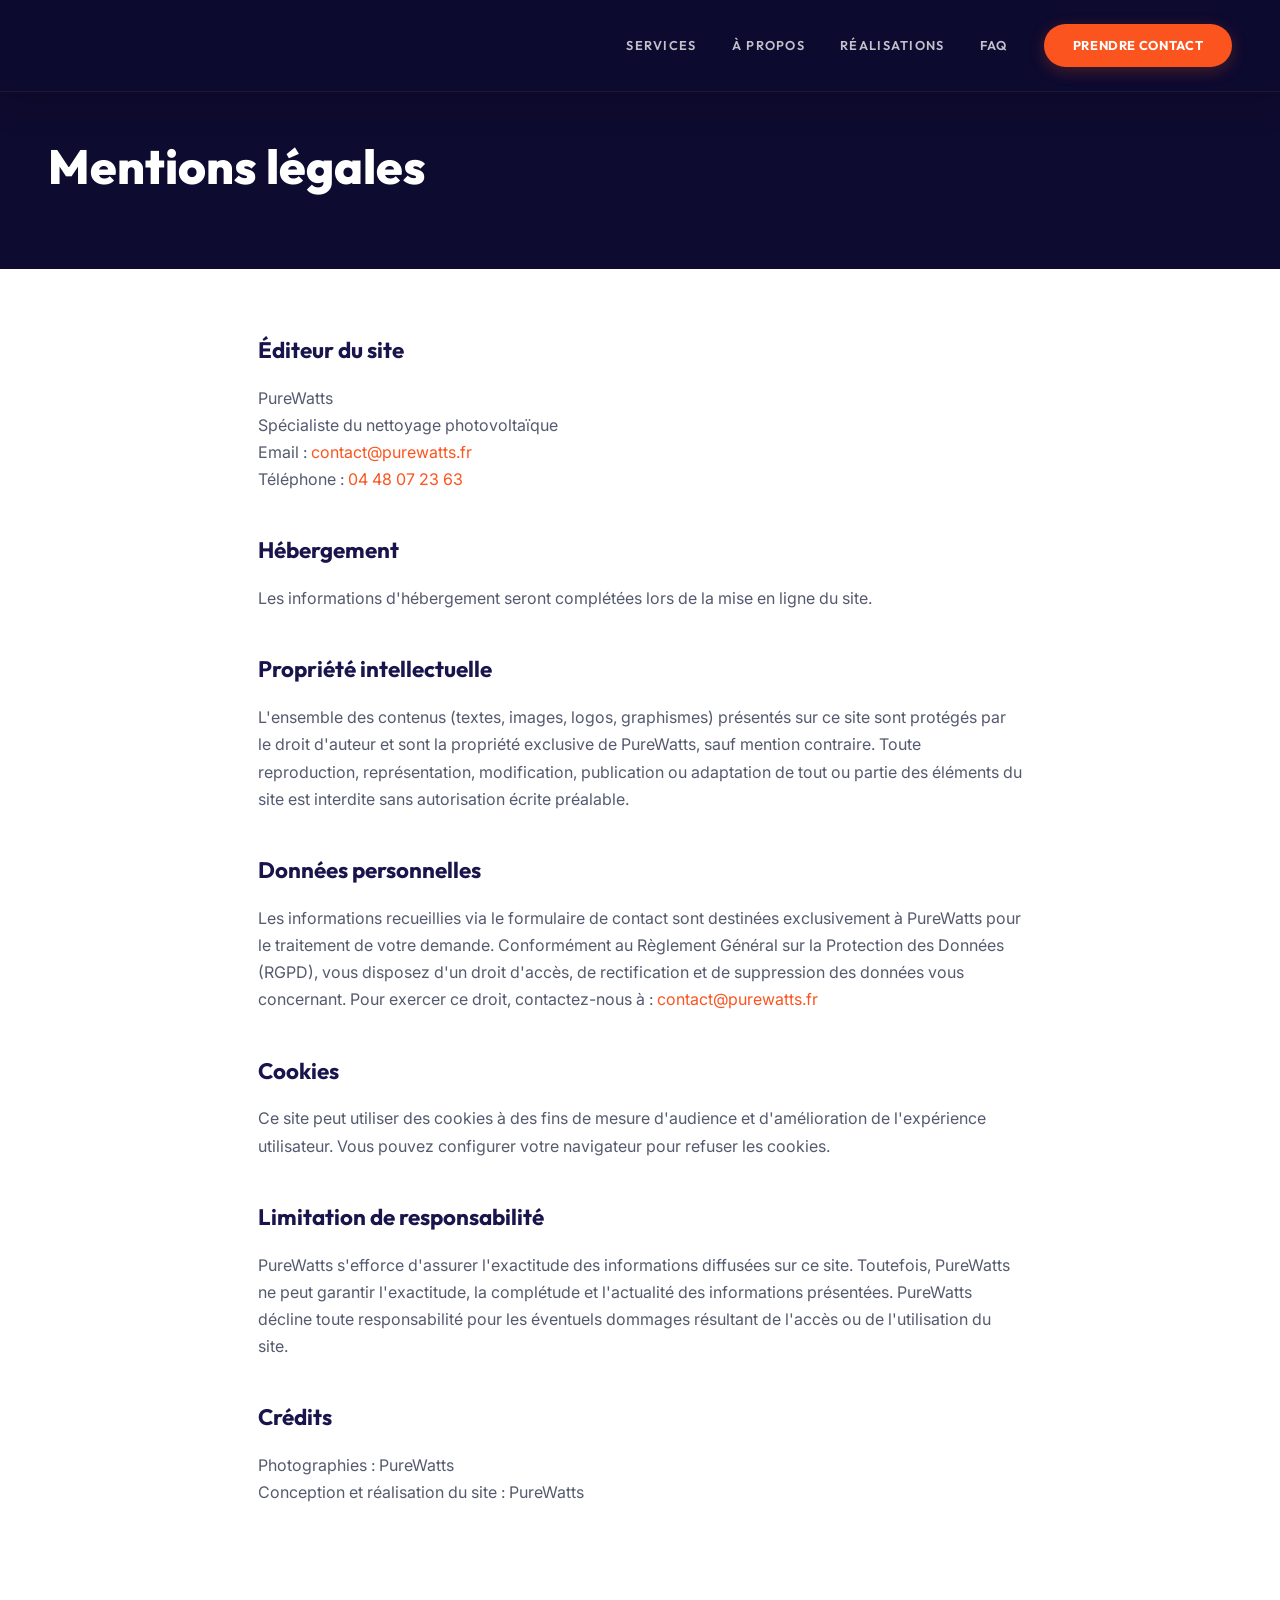
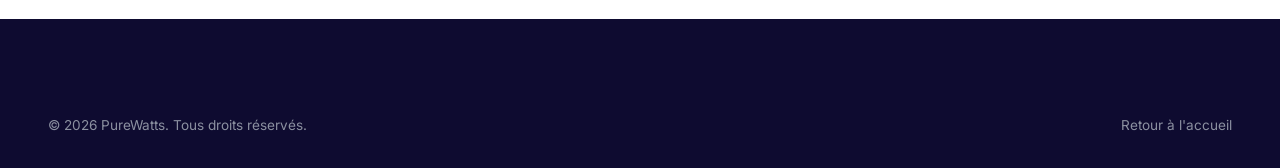
<file: mentions-legales.html>
<!DOCTYPE html>
<html lang="fr">
<head>
    <meta charset="UTF-8">
    <meta name="viewport" content="width=device-width, initial-scale=1.0">
    <title>Mentions légales | PureWatts</title>
    <link rel="preconnect" href="https://fonts.googleapis.com">
    <link rel="preconnect" href="https://fonts.gstatic.com" crossorigin>
    <link href="https://fonts.googleapis.com/css2?family=Inter:wght@300;400;500;600;700&family=Outfit:wght@400;500;600;700;800;900&display=swap" rel="stylesheet">
    <link rel="stylesheet" href="assets/css/style.css">
    <style>
        .legal-hero { background: var(--navy-deep); padding: 8rem 0 4rem; color: var(--white); }
        .legal-hero h1 { font-family: var(--font-heading); font-size: clamp(2rem, 4vw, 3rem); font-weight: 800; }
        .legal-content { padding: 4rem 0 6rem; }
        .legal-content h2 { font-family: var(--font-heading); font-size: 1.4rem; font-weight: 700; color: var(--navy); margin: 2.5rem 0 1rem; }
        .legal-content h2:first-of-type { margin-top: 0; }
        .legal-content p { color: var(--text-muted); line-height: 1.7; margin-bottom: 1rem; }
        .legal-content a { color: var(--orange); }
        .legal-content a:hover { text-decoration: underline; }
    </style>
</head>
<body>
    <nav class="navbar scrolled" id="navbar">
        <div class="nav-inner">
            <a href="index.html" class="nav-logo">
                <svg width="160" height="40" viewBox="0 0 2500 600" xmlns="http://www.w3.org/2000/svg">
                    <g transform="matrix(4.166667,0,0,4.166667,0,0)">
                        <g transform="matrix(1,0,0,1,291.2968,328.3406)">
                            <path d="M0,14.184L-0.269,18.318L-0.309,18.993L-5.127,99.678C-5.176,99.67 -5.232,99.67 -5.281,99.662C-5.786,99.588 -6.282,99.507 -6.779,99.426C-7.275,99.344 -7.771,99.255 -8.26,99.157C-8.569,99.1 -8.878,99.035 -9.187,98.97C-9.48,98.913 -9.773,98.848 -10.058,98.783C-10.319,98.718 -10.579,98.661 -10.839,98.588C-12.345,98.221 -13.785,97.79 -15.136,97.277C-15.152,97.269 -15.169,97.269 -15.185,97.261C-18.676,96.293 -22.102,95.113 -25.471,93.721C-36.514,89.156 -46.441,82.508 -54.986,73.963C-72.173,56.785 -81.637,33.934 -81.637,9.635C-81.637,-14.664 -72.173,-37.506 -54.986,-54.693L-24.185,-85.494L-35.456,18.318L-36.172,24.616L0,14.184Z" style="fill:#0EAAFF;fill-rule:nonzero;"/>
                        </g>
                        <g transform="matrix(1,0,0,1,351.0515,364.4168)">
                            <path d="M0,-89.223L-42.063,31.564L-46.922,45.544L-53.384,65.239L-53.595,65.239L-48.443,-7.676L-46.466,-38.436L-46.905,-38.314L-72.604,-30.892L-81.734,-28.264L-80.937,-35.27L-69.805,-135.705L-51.047,-154.462L-30.418,-133.834L-36.448,-78.099L-24.779,-81.655L0,-89.223Z" style="fill:#FB541F;fill-rule:nonzero;"/>
                        </g>
                        <g transform="matrix(1,0,0,1,310.4121,274.7074)">
                            <path d="M0,153.775L2.832,146.199L53.375,-1.174C54.246,-0.222 55.173,0.812 56.133,1.927C56.207,2 56.272,2.073 56.329,2.146C58.241,4.352 60.308,6.866 62.497,9.706C62.578,9.804 62.652,9.902 62.725,10.007C62.741,10.032 62.757,10.056 62.774,10.081C62.798,10.105 62.814,10.121 62.823,10.146C73.93,25.518 79.928,43.933 79.928,63.268C79.928,87.567 70.464,110.41 53.277,127.596C43.642,137.239 32.409,144.69 19.62,148.949C1.608,154.949 2.612,153.319 0,153.775C-0.354,154.118 0,153.775 0,153.775" style="fill:#0EAAFF;fill-rule:nonzero;"/>
                        </g>
                        <g transform="matrix(1,0,0,1,351.2712,249.9344)">
                            <path d="M0,11.287L-22.533,19.311L-19.319,-8.024L-17.284,-5.989L-15.779,-4.492L0,11.287Z" style="fill:#0EAAFF;fill-rule:nonzero;"/>
                        </g>
                        <g transform="matrix(1,0,0,1,70.4993,543.7182)">
                            <path d="M0,-59.159C3.293,-59.159 6.263,-58.402 8.828,-56.909C11.419,-55.4 13.417,-53.335 14.936,-50.596C16.45,-47.863 17.217,-44.565 17.217,-40.792C17.217,-37.084 16.445,-33.778 14.922,-30.965C13.399,-28.15 11.398,-26.031 8.806,-24.488C6.247,-22.967 3.284,-22.196 0,-22.196C-3.21,-22.196 -6.134,-22.968 -8.692,-24.49C-11.283,-26.03 -13.284,-28.148 -14.808,-30.965C-16.33,-33.776 -17.102,-37.082 -17.102,-40.792C-17.102,-44.491 -16.335,-47.75 -14.822,-50.48C-13.319,-53.191 -11.256,-55.34 -8.691,-56.865C-6.132,-58.387 -3.208,-59.159 0,-59.159M21.213,-62.562L21.213,-62.563C18.647,-65.298 15.607,-67.426 12.177,-68.886C8.761,-70.336 5.012,-71.072 1.035,-71.072C-3.088,-71.072 -6.946,-70.339 -10.43,-68.895C-13.006,-67.826 -15.362,-66.399 -17.45,-64.645C-17.494,-66.627 -18.018,-68.095 -19.049,-69.13C-20.126,-70.205 -21.682,-70.727 -23.806,-70.727C-25.087,-70.727 -26.143,-70.527 -27.035,-70.116C-28.23,-69.565 -29.106,-68.634 -29.569,-67.425C-29.892,-66.583 -30.05,-65.545 -30.05,-64.253L-30.05,5.554C-30.05,6.833 -29.849,7.89 -29.437,8.783C-28.918,9.91 -28.048,10.781 -26.921,11.302C-26.028,11.713 -24.971,11.913 -23.691,11.913C-22.414,11.913 -21.356,11.712 -20.456,11.299C-19.245,10.738 -18.362,9.765 -17.901,8.48C-17.595,7.616 -17.447,6.621 -17.447,5.439L-17.447,-16.737C-15.36,-14.962 -13.004,-13.526 -10.429,-12.459C-6.944,-11.015 -3.087,-10.283 1.035,-10.283C5.013,-10.283 8.762,-11.019 12.178,-12.47C15.6,-13.924 18.634,-16.026 21.196,-18.718C23.746,-21.394 25.767,-24.615 27.205,-28.291C28.635,-31.95 29.36,-36.04 29.36,-40.448C29.36,-44.922 28.637,-49.083 27.213,-52.814C25.779,-56.564 23.76,-59.844 21.213,-62.562" style="fill:white;fill-rule:nonzero;"/>
                        </g>
                        <g transform="matrix(1,0,0,1,157.1313,533.1284)">
                            <path d="M0,-59.485C-0.876,-59.924 -1.903,-60.137 -3.14,-60.137C-4.35,-60.137 -5.349,-59.98 -6.195,-59.656C-7.461,-59.17 -8.422,-58.21 -8.901,-56.954C-9.226,-56.113 -9.384,-55.111 -9.384,-53.893L-9.384,-26.753C-9.384,-23.565 -10.008,-20.747 -11.24,-18.378C-12.444,-16.064 -14.104,-14.325 -16.313,-13.062C-18.539,-11.791 -21.304,-11.146 -24.531,-11.146C-27.642,-11.146 -30.22,-11.771 -32.19,-13.003C-34.155,-14.231 -35.593,-15.931 -36.587,-18.203C-37.646,-20.615 -38.182,-23.492 -38.182,-26.753L-38.182,-53.779C-38.182,-54.987 -38.34,-55.988 -38.666,-56.838C-39.132,-58.046 -40.008,-58.976 -41.2,-59.527C-42.094,-59.937 -43.149,-60.137 -44.426,-60.137C-45.558,-60.137 -46.52,-59.98 -47.368,-59.656C-48.65,-59.163 -49.585,-58.228 -50.073,-56.953C-50.398,-56.11 -50.555,-55.11 -50.555,-53.893L-50.555,-26.867C-50.555,-22.62 -49.912,-18.771 -48.641,-15.427C-47.354,-12.035 -45.512,-9.104 -43.168,-6.717C-40.824,-4.329 -38.053,-2.482 -34.932,-1.226C-31.836,0.02 -28.414,0.652 -24.761,0.652C-22.278,0.652 -19.953,0.342 -17.85,-0.27C-15.749,-0.883 -13.812,-1.753 -12.093,-2.854C-11.06,-3.517 -10.072,-4.239 -9.144,-5.01C-9.113,-4.372 -9.02,-3.797 -8.86,-3.264C-8.606,-2.417 -8.186,-1.695 -7.612,-1.12C-7.038,-0.546 -6.318,-0.126 -5.471,0.127C-4.812,0.326 -4.087,0.422 -3.256,0.422C-2.015,0.422 -1.01,0.255 -0.181,-0.089C0.991,-0.578 1.872,-1.46 2.367,-2.643C2.703,-3.459 2.874,-4.412 2.874,-5.477L2.874,-53.779C2.874,-54.983 2.716,-55.984 2.39,-56.843C1.934,-58.019 1.108,-58.932 0,-59.485" style="fill:white;fill-rule:nonzero;"/>
                        </g>
                        <g transform="matrix(1,0,0,1,360.4804,531.7756)">
                            <path d="M0,-57.661C-1.511,-58.104 -2.644,-58.132 -3.461,-57.748C-4.287,-57.36 -4.99,-56.395 -5.61,-54.796L-21.215,-13.528L-35.652,-54.872C-35.837,-55.513 -36.121,-56.051 -36.494,-56.473C-36.864,-56.888 -37.311,-57.218 -37.825,-57.453C-38.348,-57.689 -39.033,-57.803 -39.919,-57.803C-40.707,-57.803 -41.385,-57.688 -41.937,-57.459C-42.516,-57.218 -42.983,-56.848 -43.325,-56.36C-43.633,-55.92 -43.91,-55.369 -44.175,-54.665L-58.619,-13.876L-74.227,-55.034C-74.771,-56.484 -75.406,-57.337 -76.169,-57.643C-76.897,-57.934 -77.979,-57.862 -79.483,-57.42C-80.361,-57.156 -81.061,-56.792 -81.562,-56.336C-82.112,-55.835 -82.416,-55.243 -82.467,-54.579C-82.516,-53.971 -82.368,-53.206 -82.01,-52.227L-62.633,-2.482C-62.457,-1.773 -62.235,-1.224 -61.954,-0.803C-61.648,-0.344 -61.211,-0.007 -60.653,0.198C-60.155,0.379 -59.504,0.471 -58.72,0.471C-58.017,0.471 -57.407,0.379 -56.903,0.196C-56.345,-0.01 -55.886,-0.389 -55.539,-0.933C-55.239,-1.404 -54.959,-1.984 -54.702,-2.671L-39.919,-45.404L-25.13,-2.657C-24.871,-1.965 -24.599,-1.401 -24.298,-0.932C-23.951,-0.388 -23.491,-0.008 -22.931,0.198C-22.432,0.379 -21.822,0.471 -21.118,0.471C-20.415,0.471 -19.806,0.379 -19.301,0.197C-18.761,-0.003 -18.313,-0.327 -17.968,-0.77C-17.645,-1.185 -17.391,-1.713 -17.227,-2.291L2.174,-52.228C2.796,-53.835 2.908,-55.022 2.516,-55.857C2.124,-56.688 1.277,-57.295 0,-57.661" style="fill:white;fill-rule:nonzero;"/>
                        </g>
                        <g transform="matrix(1,0,0,1,417.8251,503.7692)">
                            <path d="M0,-0.121C0,4.072 -0.903,7.847 -2.684,11.098C-4.466,14.351 -6.897,16.959 -9.91,18.851C-12.912,20.739 -16.314,21.696 -20.02,21.696C-24.29,21.696 -28.102,20.754 -31.351,18.897C-34.594,17.045 -37.139,14.461 -38.915,11.219C-40.696,7.968 -41.598,4.233 -41.598,0.119C-41.598,-4.154 -40.695,-7.991 -38.914,-11.283C-37.135,-14.569 -34.625,-17.216 -31.456,-19.148C-28.288,-21.079 -24.521,-22.057 -20.261,-22.057C-16.633,-22.057 -13.247,-21.138 -10.197,-19.325C-7.143,-17.507 -4.654,-14.938 -2.799,-11.69C-0.942,-8.441 0,-4.549 0,-0.121M6.574,-28.688L6.573,-28.689C6.042,-29.027 5.313,-29.198 4.409,-29.198C2.948,-29.198 1.888,-28.78 1.257,-27.955C0.653,-27.166 0.36,-25.935 0.36,-24.191L0.36,-19.031C-1.066,-20.762 -2.617,-22.32 -4.266,-23.678C-6.342,-25.388 -8.777,-26.751 -11.503,-27.727C-14.23,-28.704 -17.539,-29.198 -21.338,-29.198C-25.234,-29.198 -28.919,-28.436 -32.291,-26.933C-35.653,-25.434 -38.654,-23.337 -41.213,-20.701C-43.77,-18.059 -45.784,-14.976 -47.199,-11.537C-48.618,-8.09 -49.338,-4.329 -49.338,-0.36C-49.338,3.768 -48.618,7.647 -47.201,11.171C-45.786,14.693 -43.793,17.836 -41.278,20.513C-38.763,23.192 -35.779,25.311 -32.41,26.812C-29.036,28.315 -25.311,29.077 -21.338,29.077C-17.044,29.077 -13.316,28.353 -10.257,26.927C-7.218,25.511 -4.705,23.82 -2.787,21.902C-1.521,20.636 -0.468,19.435 0.36,18.315L0.363,24.488C0.535,26.139 0.893,27.261 1.456,27.918C2.048,28.607 3.001,28.956 4.289,28.956C5.186,28.956 5.896,28.82 6.464,28.537C7.082,28.227 7.522,27.691 7.769,26.946C7.988,26.29 8.099,25.443 8.099,24.428L8.099,-24.191C8.099,-25.376 7.993,-26.294 7.773,-26.997C7.533,-27.765 7.131,-28.333 6.574,-28.688" style="fill:white;fill-rule:nonzero;"/>
                        </g>
                        <g transform="matrix(1,0,0,1,467.7238,511.4317)">
                            <path d="M0,-34.966L-0.004,-34.967C-0.6,-35.194 -1.352,-35.304 -2.314,-35.304L-14.781,-35.125L-14.781,-52.451C-14.781,-53.429 -14.919,-54.18 -15.201,-54.745C-15.505,-55.353 -15.992,-55.789 -16.65,-56.043C-17.236,-56.267 -18.01,-56.381 -18.95,-56.381C-19.848,-56.381 -20.559,-56.243 -21.124,-55.961C-21.736,-55.655 -22.173,-55.168 -22.423,-54.513C-22.651,-53.921 -22.761,-53.129 -22.761,-52.091L-22.761,-35.151L-29.608,-35.304C-31.042,-35.304 -32.066,-35.024 -32.738,-34.447C-33.429,-33.856 -33.778,-32.862 -33.778,-31.494C-33.778,-30.053 -33.493,-29.044 -32.907,-28.409C-32.309,-27.76 -31.309,-27.445 -29.835,-27.445L-22.761,-27.6L-22.761,2.995C-22.761,6.386 -22.432,9.278 -21.781,11.592C-21.116,13.967 -19.97,15.892 -18.378,17.316C-16.803,18.728 -14.728,19.779 -12.211,20.438C-9.735,21.086 -6.645,21.415 -3.025,21.415C-2.084,21.415 -1.31,21.302 -0.72,21.076C-0.066,20.823 0.42,20.387 0.725,19.779C1.008,19.214 1.146,18.464 1.146,17.485C1.146,16.506 1.008,15.755 0.725,15.191C0.42,14.582 -0.066,14.146 -0.722,13.892C-1.318,13.665 -2.11,13.554 -3.144,13.554C-5.355,13.554 -7.264,13.455 -8.82,13.26C-10.303,13.076 -11.476,12.653 -12.308,12.001C-13.128,11.359 -13.747,10.348 -14.147,8.997C-14.568,7.582 -14.781,5.643 -14.781,3.233L-14.781,-27.625L-2.066,-27.445C-1.099,-27.445 -0.36,-27.557 0.189,-27.787C0.816,-28.046 1.266,-28.518 1.527,-29.192C1.751,-29.778 1.864,-30.553 1.864,-31.494C1.864,-32.38 1.723,-33.111 1.443,-33.668C1.14,-34.276 0.654,-34.712 0,-34.966" style="fill:white;fill-rule:nonzero;"/>
                        </g>
                        <g transform="matrix(1,0,0,1,507.4839,511.4317)">
                            <path d="M0,-34.966L-0.004,-34.967C-0.598,-35.194 -1.352,-35.304 -2.314,-35.304L-14.781,-35.125L-14.781,-52.451C-14.781,-53.429 -14.918,-54.179 -15.201,-54.745C-15.505,-55.353 -15.992,-55.789 -16.65,-56.043C-17.244,-56.27 -17.998,-56.381 -18.95,-56.381C-19.848,-56.381 -20.559,-56.243 -21.124,-55.961C-21.736,-55.655 -22.173,-55.168 -22.423,-54.514C-22.65,-53.922 -22.761,-53.13 -22.761,-52.091L-22.761,-35.151L-29.608,-35.304C-31.042,-35.304 -32.066,-35.024 -32.738,-34.447C-33.429,-33.856 -33.778,-32.862 -33.778,-31.494C-33.778,-30.053 -33.493,-29.044 -32.907,-28.409C-32.309,-27.76 -31.309,-27.445 -29.835,-27.445L-22.761,-27.6L-22.761,2.995C-22.761,6.386 -22.432,9.278 -21.781,11.593C-21.115,13.967 -19.969,15.892 -18.378,17.316C-16.803,18.728 -14.728,19.779 -12.211,20.438C-9.735,21.086 -6.645,21.415 -3.024,21.415C-2.071,21.415 -1.318,21.305 -0.719,21.076C-0.065,20.822 0.421,20.386 0.725,19.779C1.008,19.214 1.146,18.464 1.146,17.485C1.146,16.506 1.008,15.755 0.725,15.191C0.421,14.583 -0.065,14.147 -0.722,13.892C-1.318,13.665 -2.11,13.554 -3.143,13.554C-5.355,13.554 -7.264,13.455 -8.82,13.26C-10.302,13.076 -11.475,12.653 -12.308,12.001C-13.127,11.36 -13.746,10.349 -14.147,8.997C-14.568,7.582 -14.781,5.643 -14.781,3.233L-14.781,-27.625L-2.066,-27.445C-1.099,-27.445 -0.36,-27.557 0.19,-27.787C0.818,-28.047 1.267,-28.519 1.527,-29.192C1.754,-29.785 1.865,-30.538 1.865,-31.494C1.865,-32.378 1.723,-33.109 1.444,-33.669C1.14,-34.276 0.654,-34.713 0,-34.966" style="fill:white;fill-rule:nonzero;"/>
                        </g>
                        <g transform="matrix(1,0,0,1,557.5434,499.0502)">
                            <path d="M0,9.676C-1.322,7.615 -3.056,5.922 -5.156,4.645C-7.222,3.39 -9.542,2.363 -12.053,1.592C-14.492,0.845 -16.956,0.138 -19.368,-0.507C-21.045,-0.986 -22.651,-1.468 -24.143,-1.939C-25.619,-2.405 -26.911,-2.953 -27.983,-3.567C-29.027,-4.162 -29.874,-4.894 -30.5,-5.744C-31.1,-6.555 -31.404,-7.588 -31.404,-8.814C-31.404,-10.52 -30.937,-12.039 -30.015,-13.329C-29.085,-14.629 -27.738,-15.651 -26.013,-16.364C-24.255,-17.09 -22.233,-17.459 -20.005,-17.459C-18.472,-17.459 -16.972,-17.264 -15.547,-16.88C-14.116,-16.492 -12.707,-15.924 -11.36,-15.193C-10.019,-14.464 -8.714,-13.469 -7.48,-12.239C-6.471,-11.227 -5.46,-10.794 -4.471,-10.938C-3.54,-11.078 -2.659,-11.604 -1.831,-12.525C-1.099,-13.443 -0.775,-14.351 -0.871,-15.225C-0.969,-16.094 -1.538,-16.996 -2.593,-17.964C-3.658,-19.028 -4.843,-19.962 -6.113,-20.742C-7.377,-21.515 -8.736,-22.194 -10.152,-22.761C-11.58,-23.332 -13.129,-23.766 -14.757,-24.051C-16.384,-24.335 -18.15,-24.479 -20.005,-24.479C-23.742,-24.479 -27.086,-23.817 -29.946,-22.511C-32.82,-21.197 -35.095,-19.359 -36.705,-17.047C-38.324,-14.722 -39.144,-11.952 -39.144,-8.814C-39.144,-6.079 -38.569,-3.799 -37.436,-2.035C-36.31,-0.286 -34.815,1.146 -32.994,2.221C-31.203,3.279 -29.166,4.164 -26.942,4.85C-24.731,5.534 -22.485,6.161 -20.273,6.713C-18.763,7.112 -17.258,7.534 -15.799,7.965C-14.358,8.395 -13.017,8.908 -11.815,9.488C-10.628,10.063 -9.56,10.742 -8.639,11.507C-7.752,12.248 -7.036,13.171 -6.514,14.249C-5.996,15.324 -5.733,16.59 -5.733,18.01C-5.733,20.777 -6.977,22.91 -9.536,24.529C-12.141,26.178 -15.623,27.014 -19.886,27.014C-20.964,27.014 -22.137,26.896 -23.372,26.665C-24.611,26.432 -25.868,26.079 -27.108,25.615C-28.345,25.151 -29.522,24.583 -30.604,23.924C-31.665,23.282 -32.548,22.573 -33.238,21.808C-34.61,20.349 -35.729,19.55 -36.659,19.361C-37.652,19.161 -38.665,19.611 -39.671,20.69C-40.29,21.145 -40.723,21.66 -40.956,22.219C-41.218,22.846 -41.197,23.521 -40.893,24.224C-40.639,24.82 -40.217,25.54 -39.62,26.39C-38.707,27.553 -37.491,28.625 -36.005,29.573C-34.536,30.512 -32.911,31.335 -31.175,32.019C-29.425,32.71 -27.578,33.244 -25.683,33.606C-23.785,33.97 -21.875,34.155 -20.005,34.155C-13.687,34.155 -8.397,32.669 -4.282,29.737C-0.109,26.76 2.007,22.735 2.007,17.771C2.007,14.484 1.332,11.76 0,9.676" style="fill:white;fill-rule:nonzero;"/>
                        </g>
                    </g>
                </svg>
            </a>
            <div class="nav-links">
                <a href="index.html#services">Services</a>
                <a href="index.html#apropos">À propos</a>
                <a href="index.html#portfolio">Réalisations</a>
                <a href="index.html#faq">FAQ</a>
                <a href="index.html#contact" class="nav-cta">Prendre contact</a>
            </div>
        </div>
    </nav>

    <section class="legal-hero">
        <div class="container">
            <h1>Mentions légales</h1>
        </div>
    </section>

    <section class="legal-content">
        <div class="container container--narrow">
            <h2>Éditeur du site</h2>
            <p>PureWatts<br>
            Spécialiste du nettoyage photovoltaïque<br>
            Email : <a href="mailto:contact@purewatts.fr">contact@purewatts.fr</a><br>
            Téléphone : <a href="tel:0448072363">04 48 07 23 63</a></p>

            <h2>Hébergement</h2>
            <p>Les informations d'hébergement seront complétées lors de la mise en ligne du site.</p>

            <h2>Propriété intellectuelle</h2>
            <p>L'ensemble des contenus (textes, images, logos, graphismes) présentés sur ce site sont protégés par le droit d'auteur et sont la propriété exclusive de PureWatts, sauf mention contraire. Toute reproduction, représentation, modification, publication ou adaptation de tout ou partie des éléments du site est interdite sans autorisation écrite préalable.</p>

            <h2>Données personnelles</h2>
            <p>Les informations recueillies via le formulaire de contact sont destinées exclusivement à PureWatts pour le traitement de votre demande. Conformément au Règlement Général sur la Protection des Données (RGPD), vous disposez d'un droit d'accès, de rectification et de suppression des données vous concernant. Pour exercer ce droit, contactez-nous à : <a href="mailto:contact@purewatts.fr">contact@purewatts.fr</a></p>

            <h2>Cookies</h2>
            <p>Ce site peut utiliser des cookies à des fins de mesure d'audience et d'amélioration de l'expérience utilisateur. Vous pouvez configurer votre navigateur pour refuser les cookies.</p>

            <h2>Limitation de responsabilité</h2>
            <p>PureWatts s'efforce d'assurer l'exactitude des informations diffusées sur ce site. Toutefois, PureWatts ne peut garantir l'exactitude, la complétude et l'actualité des informations présentées. PureWatts décline toute responsabilité pour les éventuels dommages résultant de l'accès ou de l'utilisation du site.</p>

            <h2>Crédits</h2>
            <p>Photographies : PureWatts<br>
            Conception et réalisation du site : PureWatts</p>
        </div>
    </section>

    <footer class="footer">
        <div class="container">
            <div class="footer-bottom" style="border-top: none; padding-top: 0;">
                <p>&copy; 2026 PureWatts. Tous droits réservés.</p>
                <a href="index.html">Retour à l'accueil</a>
            </div>
        </div>
    </footer>
</body>
</html>
</file>
<file: assets/css/style.css>
/* ==========================================
   PUREWATTS - DESIGN SYSTEM
   Primary: #19144C | Secondary: #FB541F
   Accent: #0EAAFF | Bold + Dynamic
   ========================================== */

:root {
    --navy: #19144C;
    --navy-deep: #0E0B30;
    --orange: #FB541F;
    --orange-hover: #e04510;
    --blue: #0EAAFF;
    --white: #FFFFFF;
    --off-white: #F5F6FA;
    --gray-100: #E8EAF0;
    --gray-200: #C9CDD8;
    --gray-400: #8B90A0;
    --gray-600: #555A6E;
    --gray-800: #2A2D3A;
    --text: #0F1029;
    --text-muted: #555A6E;
    --font-heading: 'Outfit', sans-serif;
    --font-body: 'Inter', sans-serif;
    --ease: cubic-bezier(0.19, 1, 0.22, 1);
    --ease-out: cubic-bezier(0.16, 1, 0.3, 1);
}

/* ========== RESET ========== */
*,
*::before,
*::after {
    box-sizing: border-box;
    margin: 0;
    padding: 0;
}

html {
    scroll-behavior: smooth;
    -webkit-font-smoothing: antialiased;
    -moz-osx-font-smoothing: grayscale;
}

body {
    font-family: var(--font-body);
    font-size: 16px;
    line-height: 1.6;
    color: var(--text);
    background: var(--white);
    overflow-x: hidden;
}

img {
    max-width: 100%;
    height: auto;
    display: block;
}

a {
    text-decoration: none;
    color: inherit;
    transition: color 0.25s ease;
}

button {
    border: none;
    background: none;
    cursor: pointer;
    font-family: inherit;
}

ul {
    list-style: none;
}

input,
select,
textarea {
    font-family: inherit;
    font-size: inherit;
}

/* ========== UTILITIES ========== */
.container {
    max-width: 1280px;
    margin: 0 auto;
    padding: 0 clamp(1.5rem, 4vw, 3rem);
}

.container--narrow {
    max-width: 860px;
}

.section {
    padding: clamp(5rem, 10vw, 10rem) 0;
}

.section-dark {
    background: var(--navy-deep);
    color: var(--white);
}

.section-light {
    background: var(--off-white);
}

.section-navy {
    background: var(--navy);
    color: var(--white);
}

.section-header {
    max-width: 700px;
    margin-bottom: clamp(3rem, 6vw, 5rem);
}

.section-header--center {
    max-width: 700px;
    margin-left: auto;
    margin-right: auto;
    text-align: center;
}

.section-tag {
    display: inline-block;
    font-family: var(--font-heading);
    font-size: 0.8rem;
    font-weight: 700;
    text-transform: uppercase;
    letter-spacing: 0.15em;
    color: var(--orange);
    margin-bottom: 1rem;
}

.section-title {
    font-family: var(--font-heading);
    font-size: clamp(2rem, 4.5vw, 3.5rem);
    font-weight: 800;
    line-height: 1.1;
    margin-bottom: 1.25rem;
}

.section-title em {
    font-style: normal;
    color: var(--orange);
}

.section-dark .section-title em,
.section-navy .section-title em {
    color: var(--blue);
}

.section-desc {
    font-size: 1.1rem;
    line-height: 1.7;
    color: var(--text-muted);
    max-width: 600px;
}

.section-dark .section-desc {
    color: var(--gray-200);
}

/* ========== BUTTONS ========== */
.btn {
    display: inline-flex;
    align-items: center;
    justify-content: center;
    gap: 0.5rem;
    font-family: var(--font-heading);
    font-weight: 600;
    font-size: 0.95rem;
    padding: 1rem 2rem;
    border-radius: 4px;
    transition: all 0.3s var(--ease);
    cursor: pointer;
    text-transform: uppercase;
    letter-spacing: 0.05em;
}

.btn-primary {
    background: var(--orange);
    color: var(--white);
}

.btn-primary:hover {
    background: var(--orange-hover);
    transform: translateY(-2px);
    box-shadow: 0 10px 30px rgba(251, 84, 31, 0.3);
}

.btn-ghost {
    border: 2px solid rgba(255, 255, 255, 0.4);
    color: var(--white);
    backdrop-filter: blur(4px);
}

.btn-ghost:hover {
    border-color: var(--white);
    background: rgba(255, 255, 255, 0.1);
}

.btn-lg {
    padding: 1.2rem 2.5rem;
    font-size: 1rem;
}

.btn-full {
    width: 100%;
}

/* ========== NAVBAR ========== */
.navbar {
    position: fixed;
    top: 0;
    left: 0;
    right: 0;
    z-index: 1000;
    padding: 1.1rem 0;
    transition: all 0.5s var(--ease);
    background: linear-gradient(180deg, rgba(14, 11, 48, 0.6) 0%, transparent 100%);
}

.navbar.scrolled {
    background: rgba(14, 11, 48, 0.92);
    backdrop-filter: blur(24px);
    -webkit-backdrop-filter: blur(24px);
    padding: 0.65rem 0;
    box-shadow: 0 2px 40px rgba(0, 0, 0, 0.25);
    border-bottom: 1px solid rgba(255, 255, 255, 0.06);
}

.nav-inner {
    max-width: 1280px;
    margin: 0 auto;
    padding: 0 clamp(1.5rem, 4vw, 3rem);
    display: flex;
    align-items: center;
    justify-content: space-between;
    height: 70px;
}

.nav-logo {
    display: flex;
    align-items: center;
    flex-shrink: 0;
}

.nav-logo img {
    height: 60px;
    width: auto;
    max-width: none;
    object-fit: contain;
    transition: opacity 0.3s ease;
}

.nav-logo:hover img {
    opacity: 0.85;
}

.nav-links {
    display: flex;
    align-items: center;
    gap: 2.2rem;
}

.nav-links a {
    font-family: var(--font-heading);
    font-size: 0.8rem;
    font-weight: 600;
    color: rgba(255, 255, 255, 0.75);
    text-transform: uppercase;
    letter-spacing: 0.1em;
    transition: color 0.3s ease;
    position: relative;
    padding: 0.3rem 0;
}

.nav-links a:hover {
    color: var(--white);
}

.nav-links a::after {
    content: '';
    position: absolute;
    bottom: -2px;
    left: 50%;
    transform: translateX(-50%) scaleX(0);
    width: 100%;
    height: 2px;
    background: var(--orange);
    border-radius: 1px;
    transition: transform 0.35s var(--ease);
    transform-origin: center;
}

.nav-links a:hover::after {
    transform: translateX(-50%) scaleX(1);
}

.nav-cta {
    background: var(--orange) !important;
    color: var(--white) !important;
    padding: 0.7rem 1.8rem !important;
    border-radius: 50px;
    font-size: 0.8rem !important;
    font-weight: 700 !important;
    letter-spacing: 0.05em !important;
    transition: all 0.3s var(--ease) !important;
    box-shadow: 0 4px 15px rgba(251, 84, 31, 0.25);
}

.nav-cta::after {
    display: none !important;
}

.nav-cta:hover {
    background: var(--orange-hover) !important;
    transform: translateY(-1px);
    box-shadow: 0 4px 20px rgba(251, 84, 31, 0.35) !important;
}

.nav-burger {
    display: none;
    width: 28px;
    height: 20px;
    position: relative;
    flex-direction: column;
    justify-content: space-between;
    cursor: pointer;
}

.nav-burger span {
    display: block;
    width: 100%;
    height: 2px;
    background: var(--white);
    border-radius: 1px;
    transition: all 0.35s var(--ease);
    transform-origin: center;
}

.nav-burger.active span:nth-child(1) {
    transform: rotate(45deg) translate(6px, 6px);
}

.nav-burger.active span:nth-child(2) {
    opacity: 0;
    transform: scaleX(0);
}

.nav-burger.active span:nth-child(3) {
    transform: rotate(-45deg) translate(7px, -7px);
}

.mobile-menu {
    position: fixed;
    top: 0;
    left: 0;
    right: 0;
    bottom: 0;
    background: linear-gradient(160deg, var(--navy-deep) 0%, var(--navy) 100%);
    z-index: 999;
    display: flex;
    flex-direction: column;
    align-items: center;
    justify-content: center;
    gap: 1.8rem;
    opacity: 0;
    visibility: hidden;
    transition: all 0.4s var(--ease);
}

.mobile-menu.active {
    opacity: 1;
    visibility: visible;
}

.mobile-menu a {
    font-family: var(--font-heading);
    font-size: 1.8rem;
    font-weight: 700;
    color: var(--white);
    text-transform: uppercase;
    letter-spacing: 0.06em;
    transition: color 0.25s ease;
}

.mobile-menu a:hover {
    color: var(--orange);
}

@media (max-width: 768px) {
    .nav-links {
        display: none;
    }

    .nav-burger {
        display: flex;
    }

    .nav-logo img {
        height: 50px;
    }

    .nav-inner {
        height: 60px;
    }

    .navbar {
        padding: 0.8rem 0;
    }

    .navbar.scrolled {
        padding: 0.5rem 0;
    }
}

/* ========== HERO ========== */
.hero {
    position: relative;
    min-height: 100vh;
    display: flex;
    align-items: center;
    overflow: hidden;
}

.hero-bg {
    position: absolute;
    inset: 0;
}

.hero-bg img {
    width: 100%;
    height: 100%;
    object-fit: cover;
    transform: scale(1.1);
}

.hero-overlay {
    position: absolute;
    inset: 0;
    background: linear-gradient(135deg, rgba(14, 11, 48, 0.85) 0%, rgba(14, 11, 48, 0.5) 50%, rgba(14, 11, 48, 0.3) 100%);
}

.hero-content {
    position: relative;
    z-index: 2;
    max-width: 1280px;
    margin: 0 auto;
    padding: 0 clamp(1.5rem, 4vw, 3rem);
    padding-top: 6rem;
}

.hero-tag {
    font-family: var(--font-heading);
    font-size: 0.8rem;
    font-weight: 700;
    text-transform: uppercase;
    letter-spacing: 0.2em;
    color: var(--orange);
    margin-bottom: 1.5rem;
    display: flex;
    align-items: center;
    gap: 1rem;
}

.hero-tag::before {
    content: '';
    width: 40px;
    height: 2px;
    background: var(--orange);
}

.hero-title {
    font-family: var(--font-heading);
    font-size: clamp(2.8rem, 7vw, 6rem);
    font-weight: 900;
    line-height: 1.05;
    color: var(--white);
    margin-bottom: 1.5rem;
}

.hero-title .title-line {
    display: block;
}

.hero-title em {
    font-style: normal;
    color: var(--blue);
}

.hero-sub {
    font-size: clamp(1rem, 1.5vw, 1.2rem);
    color: rgba(255, 255, 255, 0.75);
    max-width: 550px;
    line-height: 1.7;
    margin-bottom: 2.5rem;
}

.hero-actions {
    display: flex;
    gap: 1rem;
    flex-wrap: wrap;
}

.hero-scroll {
    position: absolute;
    bottom: 2rem;
    left: 50%;
    transform: translateX(-50%);
    z-index: 2;
}

.scroll-line {
    width: 1px;
    height: 60px;
    background: linear-gradient(to bottom, var(--orange), transparent);
    animation: scrollPulse 2s ease-in-out infinite;
}

@keyframes scrollPulse {

    0%,
    100% {
        opacity: 0.3;
        transform: scaleY(0.6);
    }

    50% {
        opacity: 1;
        transform: scaleY(1);
    }
}

/* ========== STATS BAND ========== */
.stats-band {
    background: var(--navy);
    padding: clamp(3rem, 5vw, 4rem) 0;
    border-bottom: 3px solid var(--orange);
}

.stats-grid {
    display: grid;
    grid-template-columns: repeat(4, 1fr);
    gap: 2rem;
    text-align: center;
}

.stat-item {
    color: var(--white);
}

.stat-number {
    font-family: var(--font-heading);
    font-size: clamp(2.5rem, 5vw, 4rem);
    font-weight: 900;
    color: var(--blue);
    display: inline;
}

.stat-suffix {
    font-family: var(--font-heading);
    font-size: clamp(1.5rem, 3vw, 2.5rem);
    font-weight: 900;
    color: var(--blue);
}

.stat-label {
    display: block;
    font-size: 0.85rem;
    color: var(--gray-200);
    margin-top: 0.25rem;
    text-transform: uppercase;
    letter-spacing: 0.05em;
    font-weight: 500;
}

@media (max-width: 768px) {
    .stats-grid {
        grid-template-columns: repeat(2, 1fr);
        gap: 2rem 1rem;
    }
}

/* ========== SERVICES ========== */
.services-grid {
    display: flex;
    flex-direction: column;
    gap: clamp(3rem, 6vw, 5rem);
}

.service-card {
    display: grid;
    grid-template-columns: 1fr 1fr;
    gap: clamp(2rem, 4vw, 4rem);
    align-items: center;
}

.service-card--reverse {
    direction: rtl;
}

.service-card--reverse>* {
    direction: ltr;
}

.service-img {
    position: relative;
    border-radius: 8px;
    overflow: hidden;
    aspect-ratio: 4/3;
}

.service-img img {
    width: 100%;
    height: 100%;
    object-fit: cover;
    transition: transform 0.65s var(--ease);
}

.service-card:hover .service-img img {
    transform: scale(1.05);
}

.service-img::after {
    content: '';
    position: absolute;
    inset: 0;
    background: linear-gradient(to top, rgba(14, 11, 48, 0.3), transparent);
}

.service-number {
    font-family: var(--font-heading);
    font-size: 4rem;
    font-weight: 900;
    color: rgba(255, 255, 255, 0.06);
    line-height: 1;
    margin-bottom: -1rem;
    display: block;
}

.service-content h3 {
    font-family: var(--font-heading);
    font-size: clamp(1.5rem, 3vw, 2rem);
    font-weight: 800;
    color: var(--white);
    margin-bottom: 1rem;
}

.service-content p {
    color: var(--gray-200);
    line-height: 1.7;
    margin-bottom: 1.5rem;
}

.service-list {
    display: flex;
    flex-direction: column;
    gap: 0.5rem;
}

.service-list li {
    color: var(--gray-200);
    padding-left: 1.5rem;
    position: relative;
    font-size: 0.95rem;
}

.service-list li::before {
    content: '';
    position: absolute;
    left: 0;
    top: 0.6em;
    width: 8px;
    height: 2px;
    background: var(--orange);
}

@media (max-width: 768px) {

    .service-card,
    .service-card--reverse {
        grid-template-columns: 1fr;
        direction: ltr;
    }
}

/* ========== METHOD ========== */
.method-grid {
    display: grid;
    grid-template-columns: 1fr 1fr;
    gap: clamp(3rem, 6vw, 6rem);
    align-items: center;
}

.method-img-stack {
    position: relative;
}

.method-img-1 {
    border-radius: 8px;
    width: 85%;
    position: relative;
    z-index: 1;
}

.method-img-2 {
    border-radius: 8px;
    width: 55%;
    position: absolute;
    bottom: -2rem;
    right: 0;
    z-index: 2;
    box-shadow: 0 20px 60px rgba(0, 0, 0, 0.15);
    border: 4px solid var(--white);
}

.method-steps {
    display: flex;
    flex-direction: column;
    gap: 1.5rem;
    margin-top: 2rem;
}

.method-step {
    display: flex;
    gap: 1.25rem;
    align-items: flex-start;
}

.step-num {
    font-family: var(--font-heading);
    font-size: 1rem;
    font-weight: 800;
    color: var(--orange);
    min-width: 2.5rem;
    height: 2.5rem;
    display: flex;
    align-items: center;
    justify-content: center;
    border: 2px solid var(--orange);
    border-radius: 50%;
    flex-shrink: 0;
}

.step-body h4 {
    font-family: var(--font-heading);
    font-size: 1.1rem;
    font-weight: 700;
    margin-bottom: 0.25rem;
    color: var(--navy);
}

.step-body p {
    font-size: 0.95rem;
    color: var(--text-muted);
    line-height: 1.6;
}

@media (max-width: 768px) {
    .method-grid {
        grid-template-columns: 1fr;
    }

    .method-visual {
        order: -1;
    }
}

/* ========== PARALLAX ========== */
.parallax-section {
    position: relative;
    min-height: 50vh;
    display: flex;
    align-items: center;
    justify-content: center;
    text-align: center;
    overflow: hidden;
}

.parallax-bg {
    position: absolute;
    inset: -20%;
}

.parallax-bg img {
    width: 100%;
    height: 100%;
    object-fit: cover;
}

.parallax-section::after {
    content: '';
    position: absolute;
    inset: 0;
    background: rgba(14, 11, 48, 0.75);
}

.parallax-content {
    position: relative;
    z-index: 2;
    max-width: 750px;
    padding: 3rem clamp(1.5rem, 4vw, 3rem);
}

.parallax-title {
    font-family: var(--font-heading);
    font-size: clamp(2rem, 4vw, 3rem);
    font-weight: 800;
    color: var(--white);
    line-height: 1.15;
    margin-bottom: 1.25rem;
}

.parallax-title em {
    font-style: normal;
    color: var(--blue);
}

.parallax-sub {
    font-size: 1.1rem;
    color: rgba(255, 255, 255, 0.7);
    line-height: 1.7;
    margin-bottom: 2rem;
}

/* ========== ABOUT ========== */
.about-grid {
    display: grid;
    grid-template-columns: 1fr 1fr;
    gap: clamp(3rem, 6vw, 6rem);
    align-items: center;
}

.about-text {
    font-size: 1.05rem;
    color: var(--text-muted);
    line-height: 1.7;
    margin-bottom: 1rem;
}

.about-features {
    display: flex;
    flex-direction: column;
    gap: 0.75rem;
    margin-top: 1.5rem;
}

.about-feature {
    display: flex;
    align-items: center;
    gap: 0.75rem;
    font-weight: 500;
    color: var(--navy);
}

.about-feature svg {
    color: var(--orange);
    flex-shrink: 0;
}

.about-visual {
    position: relative;
    border-radius: 8px;
    overflow: hidden;
}

.about-visual img {
    width: 100%;
    height: auto;
    border-radius: 8px;
}

.about-visual::after {
    content: '';
    position: absolute;
    bottom: 0;
    left: 0;
    right: 0;
    height: 40%;
    background: linear-gradient(to top, rgba(14, 11, 48, 0.2), transparent);
    border-radius: 0 0 8px 8px;
}

@media (max-width: 768px) {
    .about-grid {
        grid-template-columns: 1fr;
    }
}

/* ========== CLIENTS ========== */
.clients-grid {
    display: grid;
    grid-template-columns: repeat(4, 1fr);
    gap: 1.5rem;
}

.client-type {
    background: rgba(255, 255, 255, 0.05);
    border: 1px solid rgba(255, 255, 255, 0.08);
    border-radius: 8px;
    padding: 2rem 1.5rem;
    text-align: center;
    transition: all 0.3s var(--ease);
    cursor: default;
}

.client-type:hover {
    background: rgba(255, 255, 255, 0.1);
    border-color: var(--blue);
    transform: translateY(-4px);
}

.client-type svg {
    color: var(--blue);
    margin: 0 auto 1rem;
}

.client-type h4 {
    font-family: var(--font-heading);
    font-size: 0.9rem;
    font-weight: 700;
    text-transform: uppercase;
    letter-spacing: 0.05em;
}

@media (max-width: 768px) {
    .clients-grid {
        grid-template-columns: repeat(2, 1fr);
        gap: 1rem;
    }
}

/* ========== PORTFOLIO ========== */
.portfolio-grid {
    display: grid;
    grid-template-columns: repeat(4, 1fr);
    grid-auto-rows: 280px;
    gap: 1rem;
}

.portfolio-item {
    position: relative;
    border-radius: 8px;
    overflow: hidden;
    cursor: pointer;
}

.portfolio-item--large {
    grid-column: span 2;
    grid-row: span 2;
}

.portfolio-item img {
    width: 100%;
    height: 100%;
    object-fit: cover;
    transition: transform 0.65s var(--ease);
}

.portfolio-item:hover img {
    transform: scale(1.08);
}

.portfolio-overlay {
    position: absolute;
    inset: 0;
    background: linear-gradient(to top, rgba(14, 11, 48, 0.8), transparent 60%);
    display: flex;
    align-items: flex-end;
    padding: 1.5rem;
    opacity: 0;
    transition: opacity 0.35s ease;
}

.portfolio-item:hover .portfolio-overlay {
    opacity: 1;
}

.portfolio-overlay span {
    font-family: var(--font-heading);
    font-weight: 700;
    color: var(--white);
    font-size: 1rem;
    text-transform: uppercase;
    letter-spacing: 0.05em;
}

@media (max-width: 1024px) {
    .portfolio-grid {
        grid-template-columns: repeat(2, 1fr);
        grid-auto-rows: 220px;
    }
}

@media (max-width: 500px) {
    .portfolio-grid {
        grid-template-columns: 1fr;
        grid-auto-rows: 250px;
    }

    .portfolio-item--large {
        grid-column: span 1;
        grid-row: span 1;
    }
}

/* ========== BEFORE/AFTER ========== */
.ba-grid {
    max-width: 800px;
    margin: 0 auto;
}

.ba-slider {
    position: relative;
    overflow: hidden;
    border-radius: 8px;
    aspect-ratio: 16/10;
    cursor: col-resize;
    user-select: none;
}

.ba-slider img {
    position: absolute;
    inset: 0;
    width: 100%;
    height: 100%;
    object-fit: cover;
}

.ba-after {
    clip-path: inset(0 50% 0 0);
}

.ba-handle {
    position: absolute;
    top: 0;
    bottom: 0;
    left: 50%;
    transform: translateX(-50%);
    width: 4px;
    z-index: 10;
    pointer-events: none;
}

.ba-handle-line {
    position: absolute;
    inset: 0;
    background: var(--white);
    width: 3px;
    margin: 0 auto;
}

.ba-handle-circle {
    position: absolute;
    top: 50%;
    left: 50%;
    transform: translate(-50%, -50%);
    width: 48px;
    height: 48px;
    border-radius: 50%;
    background: var(--white);
    display: flex;
    align-items: center;
    justify-content: center;
    box-shadow: 0 4px 20px rgba(0, 0, 0, 0.3);
}

.ba-handle-circle svg {
    color: var(--navy);
}

.ba-slider::before,
.ba-slider::after {
    position: absolute;
    top: 1rem;
    font-family: var(--font-heading);
    font-size: 0.75rem;
    font-weight: 700;
    text-transform: uppercase;
    letter-spacing: 0.1em;
    color: var(--white);
    background: rgba(14, 11, 48, 0.7);
    padding: 0.4rem 0.8rem;
    border-radius: 4px;
    z-index: 5;
    pointer-events: none;
}

.ba-slider::before {
    content: attr(data-before);
    left: 1rem;
}

.ba-slider::after {
    content: attr(data-after);
    right: 1rem;
}

/* ========== FAQ ========== */
.faq-list {
    display: flex;
    flex-direction: column;
    gap: 0;
}

.faq-item {
    border-bottom: 1px solid var(--gray-100);
}

.faq-question {
    width: 100%;
    display: flex;
    align-items: center;
    justify-content: space-between;
    gap: 1rem;
    padding: 1.5rem 0;
    text-align: left;
    font-family: var(--font-heading);
    font-size: 1.05rem;
    font-weight: 700;
    color: var(--navy);
    cursor: pointer;
    transition: color 0.25s ease;
}

.faq-question:hover {
    color: var(--orange);
}

.faq-question svg {
    flex-shrink: 0;
    transition: transform 0.3s ease;
    color: var(--orange);
}

.faq-item.active .faq-question svg {
    transform: rotate(45deg);
}

.faq-answer {
    max-height: 0;
    overflow: hidden;
    transition: max-height 0.4s var(--ease), padding 0.4s var(--ease);
}

.faq-item.active .faq-answer {
    max-height: 300px;
    padding-bottom: 1.5rem;
}

.faq-answer p {
    color: var(--text-muted);
    line-height: 1.7;
    font-size: 0.95rem;
}

/* ========== CTA BAND ========== */
.cta-band {
    position: relative;
    padding: clamp(5rem, 10vw, 8rem) 0;
    overflow: hidden;
}

.cta-bg {
    position: absolute;
    inset: 0;
}

.cta-bg img {
    width: 100%;
    height: 100%;
    object-fit: cover;
}

.cta-overlay {
    position: absolute;
    inset: 0;
    background: rgba(14, 11, 48, 0.8);
}

.cta-content {
    position: relative;
    z-index: 2;
    text-align: center;
    max-width: 650px;
    margin: 0 auto;
}

.cta-content h2 {
    font-family: var(--font-heading);
    font-size: clamp(2rem, 4vw, 3rem);
    font-weight: 800;
    color: var(--white);
    line-height: 1.15;
    margin-bottom: 1rem;
}

.cta-content p {
    color: rgba(255, 255, 255, 0.7);
    font-size: 1.1rem;
    line-height: 1.7;
    margin-bottom: 2rem;
}

/* ========== CONTACT ========== */
.contact-grid {
    display: grid;
    grid-template-columns: 1fr 1.2fr;
    gap: clamp(3rem, 6vw, 6rem);
    align-items: start;
}

.contact-text {
    font-size: 1.05rem;
    color: var(--text-muted);
    line-height: 1.7;
    margin-bottom: 2rem;
}

.contact-details {
    display: flex;
    flex-direction: column;
    gap: 1.25rem;
    margin-bottom: 2rem;
}

.contact-detail {
    display: flex;
    gap: 1rem;
    align-items: flex-start;
}

.contact-detail svg {
    color: var(--orange);
    flex-shrink: 0;
    margin-top: 2px;
}

.contact-detail strong {
    display: block;
    font-weight: 700;
    color: var(--navy);
    font-size: 0.85rem;
    text-transform: uppercase;
    letter-spacing: 0.05em;
    margin-bottom: 0.1rem;
}

.contact-detail a,
.contact-detail span {
    color: var(--text-muted);
    font-size: 0.95rem;
}

.contact-detail a:hover {
    color: var(--orange);
}

.contact-socials {
    display: flex;
    gap: 1rem;
}

.contact-socials a {
    width: 44px;
    height: 44px;
    display: flex;
    align-items: center;
    justify-content: center;
    border-radius: 50%;
    background: var(--navy);
    color: var(--white);
    transition: all 0.25s ease;
}

.contact-socials a:hover {
    background: var(--orange);
    transform: translateY(-2px);
}

.contact-form-wrapper {
    background: var(--white);
    border-radius: 12px;
    padding: clamp(2rem, 4vw, 3rem);
    box-shadow: 0 20px 60px rgba(0, 0, 0, 0.06);
}

.form-row {
    display: grid;
    grid-template-columns: 1fr 1fr;
    gap: 1rem;
}

.form-group {
    margin-bottom: 1.25rem;
}

.form-group label {
    display: block;
    font-family: var(--font-heading);
    font-size: 0.8rem;
    font-weight: 700;
    text-transform: uppercase;
    letter-spacing: 0.05em;
    color: var(--navy);
    margin-bottom: 0.5rem;
}

.form-group input,
.form-group select,
.form-group textarea {
    width: 100%;
    padding: 0.85rem 1rem;
    border: 2px solid var(--gray-100);
    border-radius: 6px;
    font-size: 0.95rem;
    color: var(--text);
    background: var(--off-white);
    transition: border-color 0.25s ease, box-shadow 0.25s ease;
}

.form-group input:focus,
.form-group select:focus,
.form-group textarea:focus {
    outline: none;
    border-color: var(--blue);
    box-shadow: 0 0 0 4px rgba(14, 170, 255, 0.1);
}

.form-group input::placeholder,
.form-group textarea::placeholder {
    color: var(--gray-400);
}

.form-group select {
    appearance: none;
    background-image: url("data:image/svg+xml,%3Csvg width='12' height='8' viewBox='0 0 12 8' fill='none' xmlns='http://www.w3.org/2000/svg'%3E%3Cpath d='M1 1L6 6L11 1' stroke='%23555A6E' stroke-width='2'/%3E%3C/svg%3E");
    background-repeat: no-repeat;
    background-position: right 1rem center;
    cursor: pointer;
}

.form-group textarea {
    resize: vertical;
    min-height: 120px;
}

@media (max-width: 768px) {
    .contact-grid {
        grid-template-columns: 1fr;
    }

    .form-row {
        grid-template-columns: 1fr;
    }
}

/* ========== FOOTER ========== */
.footer {
    background: var(--navy-deep);
    color: var(--white);
    padding: clamp(4rem, 8vw, 6rem) 0 2rem;
}

.footer-grid {
    display: grid;
    grid-template-columns: 2fr 1fr 1fr 1fr;
    gap: 3rem;
    margin-bottom: 3rem;
}

.footer-brand p {
    color: var(--gray-400);
    margin-top: 1rem;
    font-size: 0.9rem;
    line-height: 1.6;
    max-width: 280px;
}

.footer-brand img {
    height: 50px;
    width: auto;
    max-width: none;
    object-fit: contain;
}

.footer-links h4 {
    font-family: var(--font-heading);
    font-size: 0.8rem;
    font-weight: 700;
    text-transform: uppercase;
    letter-spacing: 0.1em;
    color: var(--gray-200);
    margin-bottom: 1.25rem;
}

.footer-links a {
    display: block;
    color: var(--gray-400);
    font-size: 0.9rem;
    margin-bottom: 0.6rem;
    transition: color 0.25s ease;
}

.footer-links a:hover {
    color: var(--orange);
}

.footer-socials {
    display: flex;
    gap: 0.75rem;
    margin-top: 0.5rem;
}

.footer-socials a {
    color: var(--gray-400);
    transition: color 0.25s ease;
}

.footer-socials a:hover {
    color: var(--blue);
}

.footer-bottom {
    border-top: 1px solid rgba(255, 255, 255, 0.08);
    padding-top: 2rem;
    display: flex;
    justify-content: space-between;
    align-items: center;
    font-size: 0.85rem;
    color: var(--gray-400);
}

.footer-bottom a {
    color: var(--gray-400);
}

.footer-bottom a:hover {
    color: var(--white);
}

@media (max-width: 768px) {
    .footer-grid {
        grid-template-columns: 1fr 1fr;
        gap: 2rem;
    }

    .footer-bottom {
        flex-direction: column;
        gap: 0.5rem;
        text-align: center;
    }
}

@media (max-width: 500px) {
    .footer-grid {
        grid-template-columns: 1fr;
    }
}

/* ========== ANIMATIONS ========== */
.reveal-up {
    opacity: 0;
    transform: translateY(40px);
    transition: opacity 0.8s var(--ease-out), transform 0.8s var(--ease-out);
}

/* Keep hero text visible even if animation scripts fail to load. */
.hero .reveal-up {
    opacity: 1;
    transform: none;
}

.reveal-up.revealed {
    opacity: 1;
    transform: translateY(0);
}

@media (prefers-reduced-motion: reduce) {
    .reveal-up {
        opacity: 1;
        transform: none;
        transition: none;
    }

    .scroll-line {
        animation: none;
    }

    .hero-bg img {
        transform: none;
    }
}
</file>
